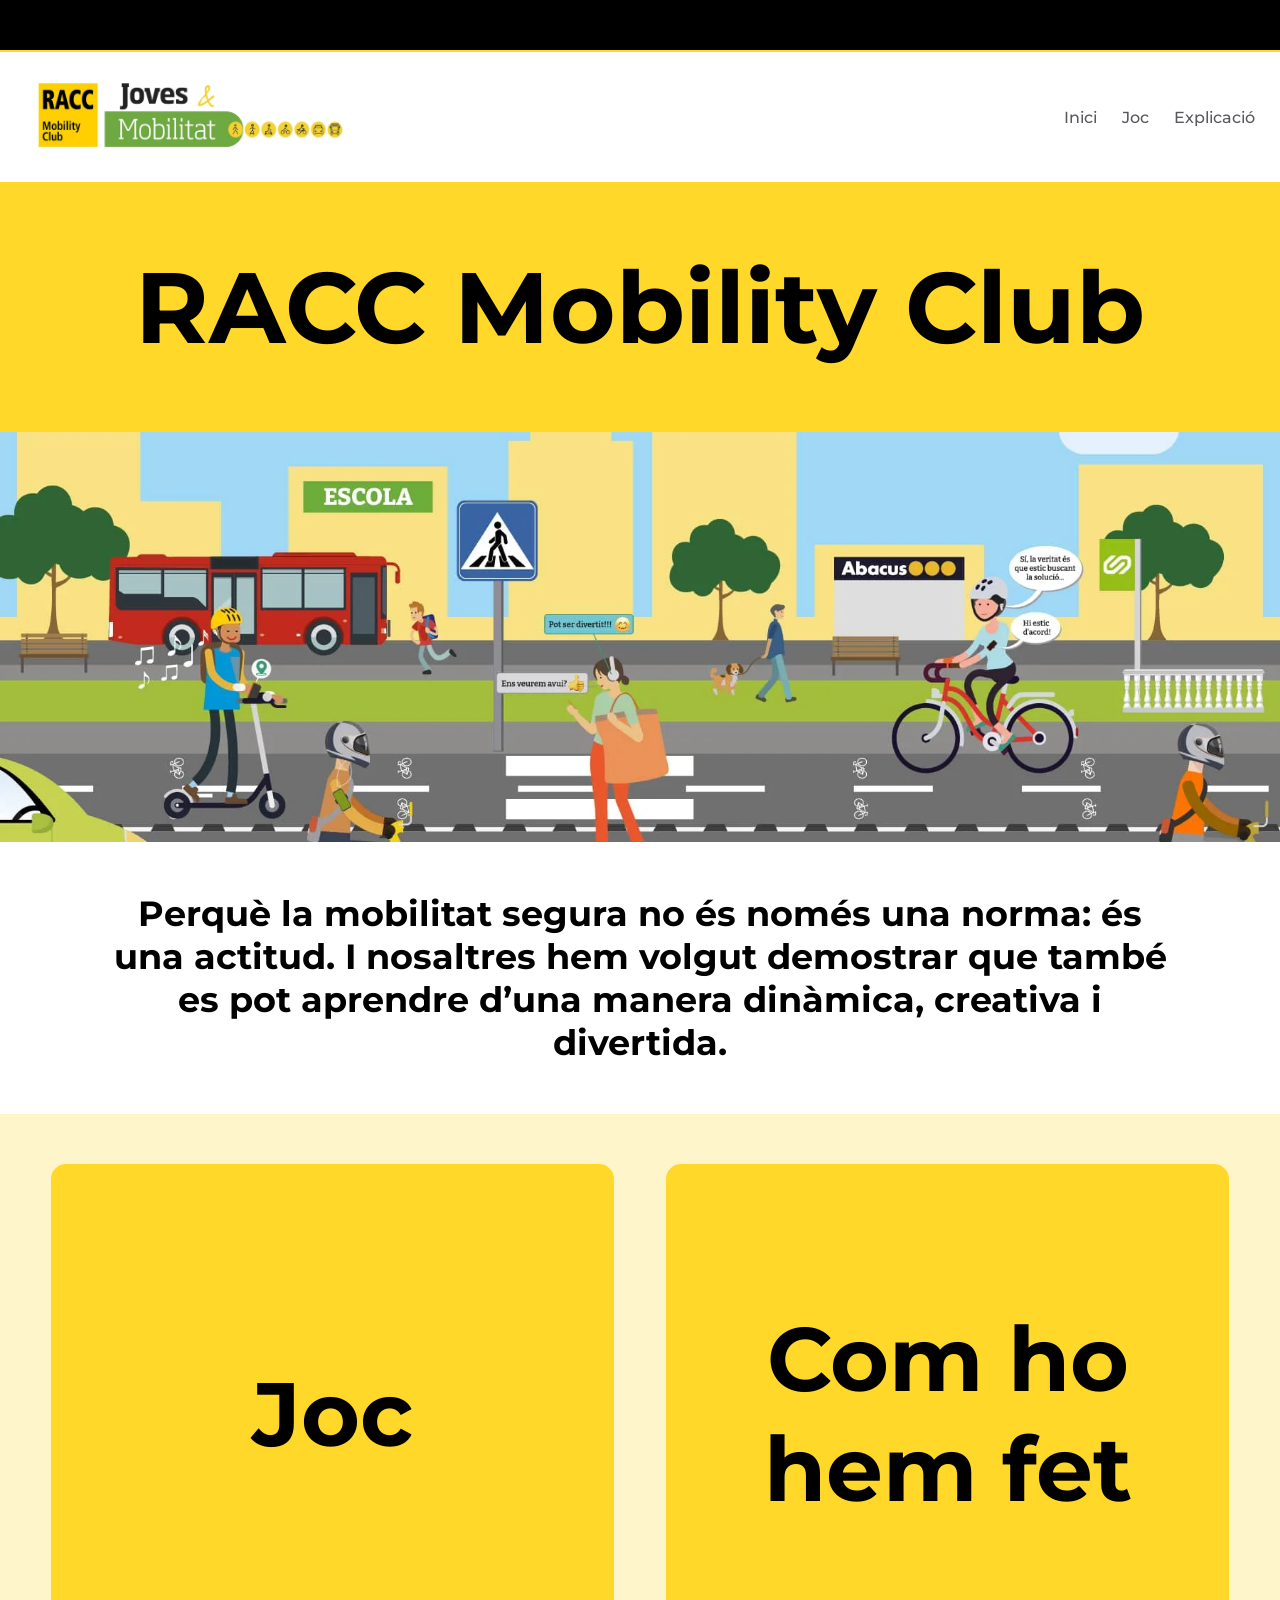
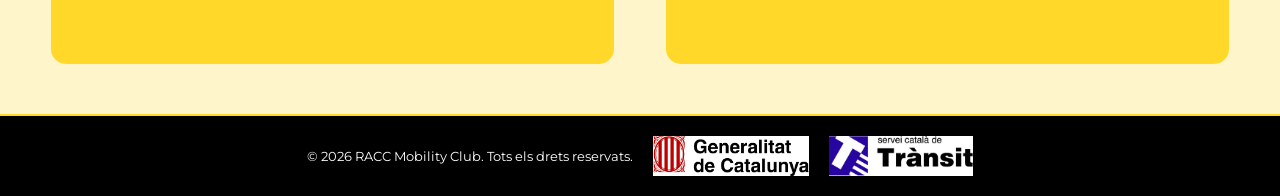
<file: index.html>
<!doctype html>
<html lang="ca">
  <head>
    <meta charset="UTF-8" />
    <meta name="viewport" content="width=device-width, initial-scale=1.0" />
    <title>RACC Principal</title>
    <link rel="stylesheet" href="estilos.css" />
    <link rel="preconnect" href="https://fonts.googleapis.com" />
    <link rel="preconnect" href="https://fonts.gstatic.com" crossorigin />
    <link
      href="https://fonts.googleapis.com/css2?family=Montserrat:ital,wght@0,100..900;1,100..900&display=swap"
      rel="stylesheet"
    />
  </head>

  <body>
    <div class="barra-superior"></div>

    <nav>
      <div class="nav-logo">
        <a href="https://www.jovesimobilitat.cat/" target="_blank"
          ><img
            src="images/logos/racc_logo.webp"
            alt="Logo RACC joves i mobilitat"
        /></a>
      </div>

      <div class="nav-links">
        <a href="index.html" class="no-link">Inici</a>
        <a href="inicio.html" class="no-link" target="_blank">Joc</a>
        <a href="com_ho_hem_fet/com_ho_hem_fet.html" class="no-link"
          >Explicació</a
        >
      </div>
    </nav>

    <div class="banner">
      <h1>RACC Mobility Club</h1>
    </div>

    <div class="banner-img"></div>

    <div class="introducció">
      <h1>
        Perquè la mobilitat segura no és només una norma: és una actitud. I
        nosaltres hem volgut demostrar que també es pot aprendre d’una manera
        dinàmica, creativa i divertida.
      </h1>
    </div>

    <section class="section-principal">
      <div class="recuadros">
        <a href="inicio.html" target="_blank">Joc</a>
      </div>

      <div class="recuadros">
        <a href="com_ho_hem_fet/com_ho_hem_fet.html" target="_blank"
          >Com ho hem fet
        </a>
      </div>
    </section>

    <footer>
      <p>© 2026 RACC Mobility Club. Tots els drets reservats.</p>
      <img
        src="images/logos/gdc-logo.webp"
        alt="Logo Generalitat de Catalunya"
      />
      <img
        src="images/logos/sct-logo.webp"
        alt="Logo Servei català de trànsit "
      />
    </footer>
  </body>
</html>
</file>
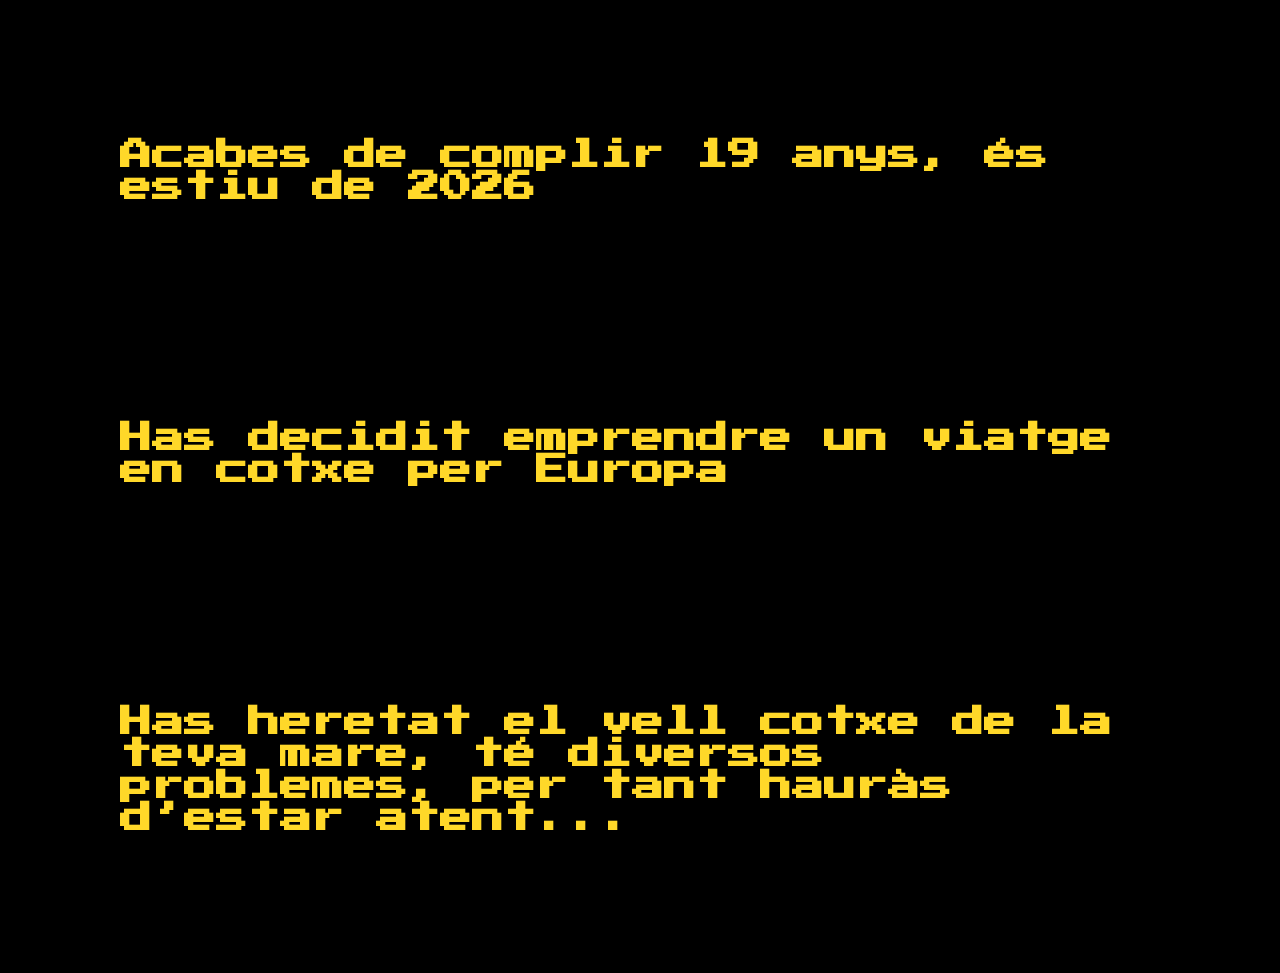
<file: inicio.html>
<!doctype html>
<html lang="en">
  <head>
    <meta charset="UTF-8" />
    <meta name="viewport" content="width=device-width, initial-scale=1.0" />
    <title>Document</title>
    <link
      href="https://fonts.googleapis.com/css2?family=Press+Start+2P&display=swap"
      rel="stylesheet"
    />
    <style>
      body {
        background-color: black;
        font-family: "Press Start 2P", cursive;
        color: white;
        margin: 0;
        padding: 20px;
        overflow-x: hidden;
      }
      h1 {
        color: #ffd829;
        margin: 1.2rem 0;
        opacity: 0;
        padding: 100px;
        transform: translateY(120vh);
      }
      .slide-up {
        position: relative;
      }
      .slide-up h1 {
        animation: riseFromBottom 2s ease-out forwards;
      }
      .slide-up h1:nth-child(1) {
        animation-duration: 2s;
        animation-delay: 0.3s;
      }
      .slide-up h1:nth-child(2) {
        animation-duration: 2.8s;
        animation-delay: 1.2s;
      }
      .slide-up h1:nth-child(3) {
        animation-duration: 3.4s;
        animation-delay: 2.2s;
      }
      @keyframes riseFromBottom {
        0% {
          transform: translateY(120vh);
          opacity: 0;
        }
        100% {
          transform: translateY(0);
          opacity: 1;
        }
      }
    </style>
  </head>
  <body>
    <div class="slide-up">
      <h1>Acabes de complir 19 anys, és estiu de 2026</h1>
      <h1>Has decidit emprendre un viatge en cotxe per Europa</h1>
      <h1>
        Has heretat el vell cotxe de la teva mare, té diversos problemes, per
        tant hauràs d’estar atent...
      </h1>
    </div>
    <script>
      setTimeout(function () {
        window.location.href = "tuto.html";
      }, 10000);
    </script>
  </body>
</html>
</file>
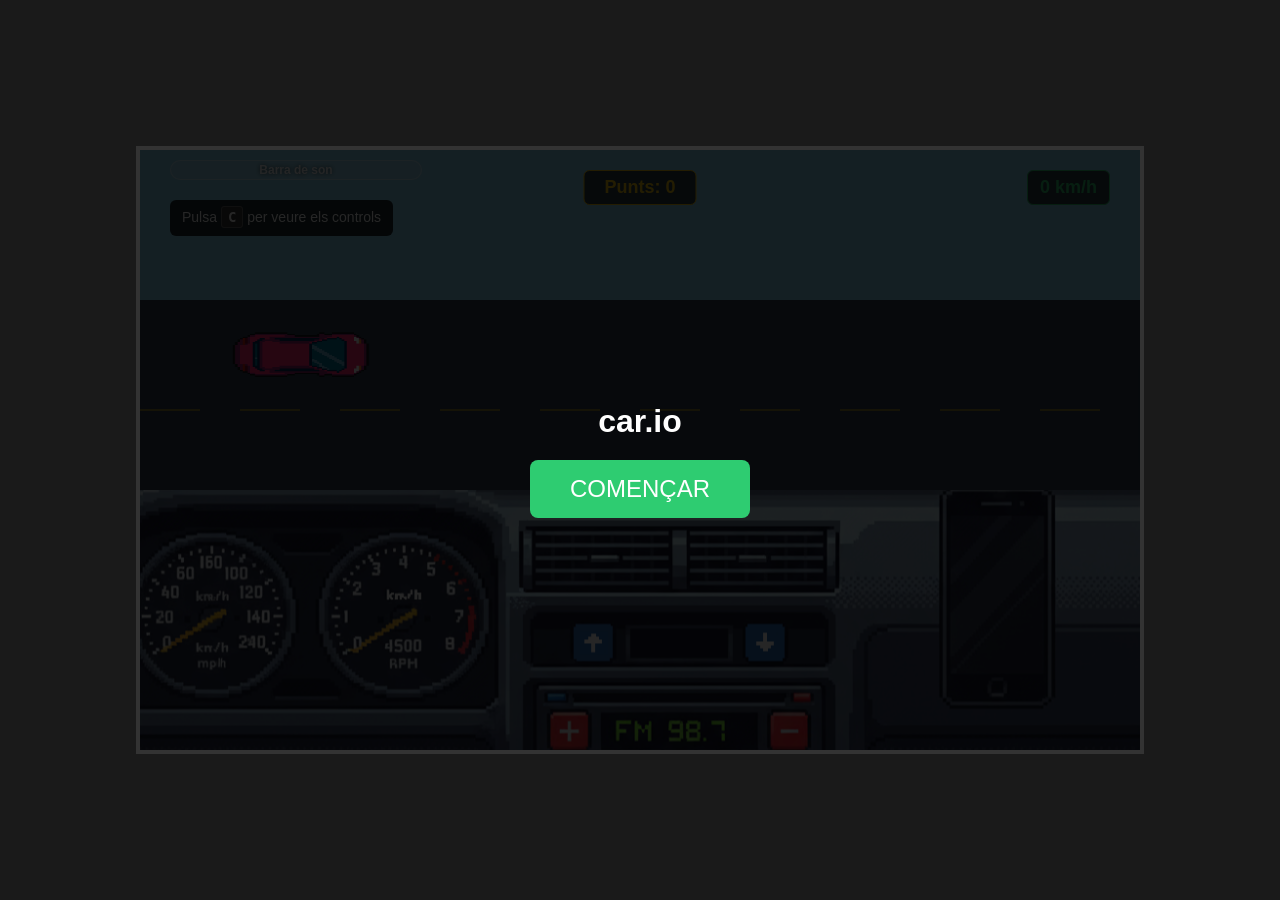
<file: juego.html>
<!doctype html>
<html lang="es">
  <head>
    <meta charset="UTF-8" />
    <title>Car.io - RACC Mobility</title>

    <style>
      body {
        margin: 0;
        padding: 0;
        overflow: hidden;
        font-family: "Segoe UI", sans-serif;
        background: #1a1a1a;
        display: flex;
        justify-content: center;
        align-items: center;
        height: 100vh;
      }

      #game-container {
        position: relative;
        width: 1000px;
        height: 600px;
        background: white;
        overflow: hidden;
        border: 4px solid #333;
      }

      canvas {
        display: block;
        background: #add8e6;
      }

      #interior-coche {
        position: absolute;
        bottom: 0;
        left: 0;
        width: 100%;
        height: 260px;
        object-fit: cover;
        pointer-events: none;
        z-index: 10;
      }

      /* CAPA SUEÑO */

      #filtro-sueño {
        position: absolute;
        inset: 0;
        background-color: black;
        opacity: 0;
        pointer-events: none;
        z-index: 2500;
        transition: opacity 0.1s;
      }

      /* NOTIFICACIÓN */

      #notificacion-movil {
        position: absolute;
        right: -350px;
        top: 200px;
        width: 280px;
        background: white;
        border-radius: 12px;
        box-shadow: 0 10px 30px rgba(0, 0, 0, 0.5);
        padding: 15px;
        z-index: 2000;
        transition: right 0.4s cubic-bezier(0.175, 0.885, 0.32, 1.275);
        border: 3px solid #25d366;
      }

      #notificacion-movil.mostrar {
        right: 20px !important;
      }

      .notificacion-header {
        display: flex;
        justify-content: space-between;
        align-items: center;
        color: #25d366;
        font-weight: bold;
        font-size: 14px;
        margin-bottom: 8px;
      }

      #cerrar-notificacion {
        background: #eee;
        border: none;
        border-radius: 50%;
        width: 26px;
        height: 26px;
        cursor: pointer;
      }

      #velocimetroFijo {
        position: absolute;
        top: 20px;
        right: 30px;
        background: rgba(0, 0, 0, 0.7);
        color: #2ecc71;
        padding: 6px 12px;
        border-radius: 6px;
        font-size: 18px;
        font-weight: bold;
        border: 1.5px solid #2ecc71;
        z-index: 130;
      }

      #contador-puntos {
        position: absolute;
        top: 20px;
        left: 50%;
        transform: translateX(-50%);
        background: rgba(0, 0, 0, 0.7);
        color: #f1c40f;
        padding: 6px 20px;
        border-radius: 6px;
        font-size: 18px;
        font-weight: bold;
        border: 1.5px solid #f1c40f;
        z-index: 130;
      }

      /* BARRA DE SUEÑO */
      #barra-sueño-container {
        position: absolute;
        top: 10px;
        left: 30px;
        width: 250px;
        height: 18px;
        background: rgba(255, 255, 255, 0.12);
        border: 1px solid rgba(255, 255, 255, 0.35);
        border-radius: 10px;
        overflow: hidden;
        z-index: 130;
      }

      #barra-sueño-fill {
        height: 100%;
        width: 0%;
        background: linear-gradient(90deg, #8e44ad, #9b59b6);
        transition: width 0.1s ease;
        position: relative;
      }

      #barra-sueño-label {
        position: absolute;
        inset: 0;
        display: flex;
        align-items: center;
        justify-content: center;
        font-size: 12px;
        font-weight: bold;
        color: rgba(255, 255, 255, 0.9);
        pointer-events: none;
        text-shadow: 0 0 5px rgba(0, 0, 0, 0.7);
      }

      #aviso-sueño {
        position: absolute;
        top: 85px;
        left: 30px;
        color: #fff;
        font-size: 14px;
        opacity: 0;
        transition: opacity 0.3s;
        z-index: 130;
      }

      #aviso-controles {
        position: absolute;
        top: 50px;
        left: 30px;
        color: #fff;
        font-size: 14px;
        opacity: 1;
        transition: opacity 0.3s;
        z-index: 130;
        background: rgba(0, 0, 0, 0.8);
        padding: 8px 12px;
        border-radius: 6px;
        max-width: 300px;
        line-height: 1.4;
      }

      .tecla {
        background: #333;
        color: #fff;
        padding: 2px 6px;
        border-radius: 3px;
        font-family: monospace;
        font-weight: bold;
        border: 1px solid #666;
      }

      /* PANTALLA DE DESCANSO */
      #pantalla-descanso {
        position: absolute;
        inset: 0;
        background: #000;
        color: #fff;
        display: flex;
        flex-direction: column;
        justify-content: center;
        align-items: center;
        z-index: 5000;
        opacity: 0;
        pointer-events: none;
        transition: opacity 0.2s;
      }

      #pantalla-descanso.visible {
        opacity: 1;
        pointer-events: auto;
      }

      #pantalla-descanso img {
        position: absolute;
      }

      #dormir-base {
        width: 100%;
        height: 100%;
        object-fit: cover;
      }

      #dormir-zzz {
        width: 150px;
        height: 150px;
        object-fit: contain;
        animation: zzz-float 5s ease-in-out forwards;
      }

      @keyframes zzz-float {
        0% {
          transform: translateY(0px);
          opacity: 1;
        }
        50% {
          transform: translateY(-20px);
          opacity: 0.8;
        }
        100% {
          transform: translateY(0px);
          opacity: 1;
        }
      }

      /* AVISO CONTROLES */

      #startScreen {
        position: absolute;
        inset: 0;
        background: rgba(0, 0, 0, 0.85);
        display: flex;
        flex-direction: column;
        justify-content: center;
        align-items: center;
        z-index: 4000;
      }

      #btnIniciarVerde {
        background: #2ecc71;
        color: white;
        font-size: 24px;
        padding: 15px 40px;
        border: none;
        border-radius: 8px;
        cursor: pointer;
      }

      #botonReiniciarImg {
        width: 220px;
        display: none;
        margin-bottom: 20px;
        cursor: pointer;
      }

      /* FILTROS DE CLIMA */
      #filtro-clima {
        position: absolute;
        inset: 0;
        opacity: 0;
        pointer-events: none;
        z-index: 2600;
        transition: opacity 0.3s;
      }

      #aviso-clima {
        position: absolute;
        top: 50%;
        left: 50%;
        transform: translate(-50%, -50%);
        background: rgba(0, 0, 0, 0.8);
        color: white;
        padding: 20px 30px;
        border-radius: 10px;
        font-size: 18px;
        font-weight: bold;
        z-index: 2410;
        opacity: 0;
        pointer-events: none;
        transition: opacity 0.3s;
        text-align: center;
      }

      /* ZONAS INVISIBLES PARA FLECHAS */
      .zona-flecha {
        position: absolute;
        bottom: 0;
        width: 80px;
        height: 90px;
        background: transparent;
        cursor: pointer;
        z-index: 100;
      }

      #zona-flecha-arriba {
        left: 433px;
        width: 40px;
        height: 40px;
        bottom: 85px;
      }

      #zona-flecha-abajo {
        right: 354px;
        width: 40px;
        height: 40px;
        bottom: 85px;
      }
    </style>
  </head>

  <body>
    <div id="game-container">
      <div id="zona-flecha-arriba" class="zona-flecha"></div>
      <div id="zona-flecha-abajo" class="zona-flecha"></div>

      <div id="filtro-sueño"></div>

      <div id="filtro-clima"></div>

      <div id="aviso-clima"></div>

      <div id="notificacion-movil">
        <div class="notificacion-header">
          <span>💬 WhatsApp</span>
          <button id="cerrar-notificacion" onclick="cerrarMensaje()">×</button>
        </div>
        <p id="texto-mensaje">¡Tienes un mensaje!</p>
      </div>

      <div id="velocimetroFijo">0 km/h</div>

      <div id="contador-puntos">Punts: 0</div>

      <div id="barra-sueño-container">
        <div id="barra-sueño-fill"></div>
        <div id="barra-sueño-label">Barra de son</div>
      </div>
      <div id="aviso-sueño">Quina son… hauria de parar... (prem ESPAI)</div>

      <div id="aviso-controles">
        Pulsa <span class="tecla">C</span> per veure els controls
      </div>

      <div id="pantalla-descanso">
        <img src="images/dormir.png" id="dormir-base" alt="Durmiendo" />
        <img src="images/dormir_zzz.gif" id="dormir-zzz" alt="Z Z Z" />
      </div>

      <div id="startScreen">
        <h1
          id="mensajeEstado"
          style="color: white; margin-bottom: 20px; text-align: center"
        >
          car.io
        </h1>

        <img src="images/boton_reiniciar.png" id="botonReiniciarImg" />

        <button id="btnIniciarVerde">COMENÇAR</button>
      </div>

      <canvas id="gameCanvas"></canvas>

      <img src="images/img_coche_dentro.png" id="interior-coche" />
    </div>

    <script>
      const canvas = document.getElementById("gameCanvas");
      const ctx = canvas.getContext("2d");

      const startScreen = document.getElementById("startScreen");
      const btnIniciarVerde = document.getElementById("btnIniciarVerde");
      const btnResetImg = document.getElementById("botonReiniciarImg");
      const mensajeEstado = document.getElementById("mensajeEstado");
      const velocimetro = document.getElementById("velocimetroFijo");

      const filtroSueño = document.getElementById("filtro-sueño");

      const filtroClima = document.getElementById("filtro-clima");
      const avisoClima = document.getElementById("aviso-clima");

      const zonaFlechaArriba = document.getElementById("zona-flecha-arriba");
      const zonaFlechaAbajo = document.getElementById("zona-flecha-abajo");

      const notifElement = document.getElementById("notificacion-movil");
      const textoElement = document.getElementById("texto-mensaje");

      const barraSuenoFill = document.getElementById("barra-sueño-fill");
      const avisoSueno = document.getElementById("aviso-sueño");
      const pantallaDescanso = document.getElementById("pantalla-descanso");
      const contadorPuntos = document.getElementById("contador-puntos");

      const gameContainer = document.getElementById("game-container");

      const GAME_WIDTH = 1000;
      const GAME_HEIGHT = 600;

      let roadY = 150;
      let roadHeight = 220;

      const PLAYER_WIDTH = 160;
      const PLAYER_HEIGHT = 90;

      let gameStarted = false;
      let controlesVisibles = false;
      let lanes = [];
      let enemyCars = [];
      let lastSpawnTime = 0;

      let currentSpeed = 5;
      let maxSpeed = 140 / 12; // 140 km/h
      let lineOffset = 0;

      let sleepMeter = 0; // 0..1
      let sleepWarningShown = false;
      let isResting = false;
      let restStart = 0;
      const restDuration = 5000; // 5s
      let lastTimestamp = 0;
      let puntos = 0; // Contador de puntos
      let ultimaActualizacionPuntos = 0; // Último timestamp de actualización de puntos

      // Sistema de clima
      let climaActual = null; // null, "frio", "calor"
      let climaStartTime = 0;
      let climaDuration = 0;
      let lastClimaTime = 0;
      const climaCooldown = 15000; // Clima puede activarse cada 15 segundos
      const climaDurationRange = [8000, 12000]; // Duración del clima entre 8-12 segundos
      const climaProbability = 0.3; // 30% de probabilidad de que se active clima

      const misMensajes = [
        "Iaia: On ets? 📍",
        "Cristian: Mira això! 😂",
        "Mama: Véns?",
        "Dani: M’envies el treball? 😱",
      ];

      function lanzarNotificacion() {
        if (!gameStarted) return;

        textoElement.innerText =
          misMensajes[Math.floor(Math.random() * misMensajes.length)];

        notifElement.classList.add("mostrar");

        setTimeout(lanzarNotificacion, 8000 + Math.random() * 4000);
      }

      function cerrarMensaje() {
        notifElement.classList.remove("mostrar");
      }

      function activarClimaAleatorio() {
        if (climaActual !== null) return; // Si ya hay clima activo, no activar otro

        const ahora = performance.now();
        if (ahora - lastClimaTime < climaCooldown) return; // Esperar cooldown

        if (Math.random() > climaProbability) return; // Probabilidad de activación

        const tipoClima = Math.random() > 0.5 ? "frio" : "calor";
        climaActual = tipoClima;
        climaStartTime = ahora;
        climaDuration =
          climaDurationRange[0] +
          Math.random() * (climaDurationRange[1] - climaDurationRange[0]);
        lastClimaTime = ahora;

        // Actualizar color del filtro
        if (tipoClima === "frio") {
          filtroClima.style.backgroundColor = "rgba(100, 150, 255, 0.6)";
          avisoClima.innerText = "❄️ FRED - Prem ⬆️";
        } else {
          filtroClima.style.backgroundColor = "rgba(255, 100, 0, 0.7)"; // Naranja más intenso
          avisoClima.innerText = "🔥 CALOR - Prem ⬇️";
        }

        filtroClima.style.opacity = "1";
        avisoClima.style.opacity = "1";
      }

      function corregirClima(tipo) {
        if (climaActual === tipo) {
          climaActual = null;
          filtroClima.style.opacity = "0";
          avisoClima.style.opacity = "0";
        }
      }

      const car = {
        x: 80,
        y: 0,
        targetY: 0,
        speed: 12,
        image: new Image(),
        loaded: false,
      };

      car.image.src = "images/imagen_coche.png";
      car.image.onload = () => (car.loaded = true);

      const enemyImages = [];

      ["1", "2", "3"].forEach((n) => {
        const img = new Image();
        img.src = `images/coche_de_cara${n}.png`;
        enemyImages.push(img);
      });

      let keys = {};
      let lastKeyPressTime = {}; // Para almacenar el tiempo del último press de cada tecla
      const movementDelay = 400; // 0.4 segundos en milisegundos

      window.addEventListener("keydown", (e) => {
        keys[e.key] = true;

        if (e.key === "c" || e.key === "C") {
          controlesVisibles = !controlesVisibles;
          const avisoControles = document.getElementById("aviso-controles");
          if (controlesVisibles) {
            avisoControles.innerHTML =
              "Controls:<br>⬅️ Frenar | ➡️ Accelerar<br>⬆️⬇️ Canviar carril<br>Interior cotxe: ⬆️⬇️ Temperatura";
          } else {
            avisoControles.innerHTML =
              'Pulsa <span class="tecla">C</span> para veure els controls';
          }
        }

        // Guardar timestamp cuando se presiona la tecla (para delay del frío)
        if (e.key === "ArrowUp" || e.key === "ArrowDown") {
          if (!lastKeyPressTime[e.key]) {
            lastKeyPressTime[e.key] = performance.now();
          }
        }
      });

      window.addEventListener("keyup", (e) => {
        keys[e.key] = false;
        // Limpiar el timestamp cuando se suelta la tecla
        if (e.key === "ArrowUp" || e.key === "ArrowDown") {
          delete lastKeyPressTime[e.key];
        }
      });

      // Event listeners para las zonas invisibles de flechas
      zonaFlechaArriba.addEventListener("click", () => {
        if (climaActual === "frio") {
          corregirClima("frio");
        }
      });

      zonaFlechaAbajo.addEventListener("click", () => {
        if (climaActual === "calor") {
          corregirClima("calor");
        }
      });

      function setupWorld() {
        canvas.width = GAME_WIDTH;
        canvas.height = GAME_HEIGHT;

        lanes = [
          roadY + roadHeight * 0.25 - PLAYER_HEIGHT / 2,
          roadY + roadHeight * 0.75 - PLAYER_HEIGHT / 2,
        ];

        car.y = lanes[0];
        car.targetY = lanes[0];
      }

      setupWorld();

      function iniciarPartida() {
        enemyCars = [];

        currentSpeed = 5;

        sleepMeter = 0;
        sleepWarningShown = false;
        isResting = false;
        restStart = 0;
        lastTimestamp = 0;
        puntos = 0; // Resetear puntos
        ultimaActualizacionPuntos = 0;
        contadorPuntos.innerText = "Punts: 0";

        // Reset del clima
        climaActual = null;
        climaStartTime = 0;
        lastClimaTime = 0;
        filtroClima.style.opacity = "0";
        avisoClima.style.opacity = "0";

        barraSuenoFill.style.width = "0%";
        avisoSueno.style.opacity = 0;

        filtroSueño.style.opacity = 0;

        gameStarted = true;

        startScreen.style.display = "none";

        cerrarMensaje();

        setTimeout(lanzarNotificacion, 4000);
      }

      btnIniciarVerde.onclick = iniciarPartida;

      btnResetImg.onclick = () => {
        btnResetImg.style.display = "none";
        btnIniciarVerde.style.display = "block";

        iniciarPartida();
      };

      function update(timestamp) {
        if (!gameStarted) return;

        const delta = lastTimestamp ? timestamp - lastTimestamp : 0;
        lastTimestamp = timestamp;

        // Intentar activar clima aleatorio
        activarClimaAleatorio();

        // El clima se mantiene activo hasta que el usuario lo corrija
        // No se desactiva automáticamente

        // Cambiar carril
        // Sin frío: funciona normal
        // Con frío: un toque, espera 0.4s, luego se mueve mientras mantengas la flecha

        if (keys["ArrowUp"]) {
          if (climaActual === "frio") {
            // Con frío, hay delay de 0.4s
            if (lastKeyPressTime["ArrowUp"]) {
              const timeSincePress = timestamp - lastKeyPressTime["ArrowUp"];
              if (timeSincePress >= movementDelay) {
                car.targetY = lanes[0];
              }
            }
          } else {
            // Sin frío, funciona normal
            car.targetY = lanes[0];
          }
        }

        if (keys["ArrowDown"]) {
          if (climaActual === "frio") {
            // Con frío, hay delay de 0.4s
            if (lastKeyPressTime["ArrowDown"]) {
              const timeSincePress = timestamp - lastKeyPressTime["ArrowDown"];
              if (timeSincePress >= movementDelay) {
                car.targetY = lanes[1];
              }
            }
          } else {
            // Sin frío, funciona normal
            car.targetY = lanes[1];
          }
        }

        // Controles de velocidad
        let speedMultiplier = 1;

        // Si hay frío, ralentizar
        if (climaActual === "frio") {
          speedMultiplier = 0.5; // Ralentizar al 50%
        }
        // Si hay calor, acelerar
        else if (climaActual === "calor") {
          speedMultiplier = 1.5; // Acelerar al 150%
        }

        if (keys["ArrowRight"])
          currentSpeed = Math.min(
            currentSpeed + 0.03 * speedMultiplier,
            maxSpeed,
          );
        else if (keys["ArrowLeft"])
          currentSpeed = Math.max(currentSpeed - 0.08 * speedMultiplier, 5);

        velocimetro.innerText = Math.floor(currentSpeed * 12) + " km/h";

        // Actualizar puntos cada segundo
        if (timestamp - ultimaActualizacionPuntos >= 1000 && !isResting) {
          puntos += 10;
          ultimaActualizacionPuntos = timestamp;
          contadorPuntos.innerText = `Punts: ${puntos}`;
        }

        if (isResting) {
          const elapsed = timestamp - restStart;
          if (elapsed >= restDuration) {
            isResting = false;
            pantallaDescanso.classList.remove("visible");
            sleepMeter = 0;
            sleepWarningShown = false;
            avisoSueno.style.opacity = 0;
            currentSpeed = 5;
            enemyCars = []; // Limpiar todos los coches enemigos activos
          }
          // Durante el descanso no actualizamos el mundo
          return;
        }

        lineOffset = (lineOffset - currentSpeed * 2) % 100;

        // Efecto de shake para altas velocidades
        let shakeIntensity = 0;
        const minShakeSpeed = 120 / 12; // 10
        const maxShakeSpeed = 140 / 12; // ~11.666
        if (currentSpeed > minShakeSpeed && currentSpeed <= maxShakeSpeed) {
          shakeIntensity =
            (currentSpeed - minShakeSpeed) / (maxShakeSpeed - minShakeSpeed);
        }
        if (shakeIntensity > 0) {
          let multiplier = 15; // base 15, max 7.5px
          if (currentSpeed > 130 / 12) {
            // >10.833
            multiplier = 25; // más fuerte, max 12.5px
          }
          const shakeX = (Math.random() - 0.5) * shakeIntensity * multiplier;
          const shakeY = (Math.random() - 0.5) * shakeIntensity * multiplier;
          gameContainer.style.transform = `translate(${shakeX}px, ${shakeY}px)`;
        } else if (
          climaActual === "calor" &&
          climaDuration > 0 &&
          climaStartTime > 0
        ) {
          // Efecto de mareo progresivo para calor
          const elapsedClima = timestamp - climaStartTime;
          const progress = Math.min(elapsedClima / climaDuration, 1); // 0 a 1
          const intensity = progress * 50; // Máximo 50px de movimiento (muy fuerte)
          const frequency = 0.008; // Velocidad del balanceo más rápida
          const balanceoX = Math.sin(timestamp * frequency) * intensity;
          const balanceoY =
            Math.cos(timestamp * frequency * 1.3) * intensity * 0.7; // Más movimiento vertical
          gameContainer.style.transform = `translate(${balanceoX}px, ${balanceoY}px)`;
        } else {
          gameContainer.style.transform = "";
        }

        // Barra de sueño: sube lentamente con el tiempo
        sleepMeter = Math.min(1, sleepMeter + delta / 40000);
        barraSuenoFill.style.width = `${sleepMeter * 100}%`;

        const warningThreshold = 0.85;
        const darkThreshold = 0.7;
        const maxThreshold = 1.0;

        // Oscurecer pantalla progresivamente a partir del 70%
        if (sleepMeter >= darkThreshold && !isResting) {
          const darkProgress =
            (sleepMeter - darkThreshold) / (1 - darkThreshold); // 0 a 1
          const darkOpacity = Math.min(darkProgress * 0.6, 0.6); // Máximo 60% oscuridad
          filtroSueño.style.opacity = darkOpacity;
        } else if (!isResting) {
          filtroSueño.style.opacity = 0;
        }

        // Parpadeo cuando la barra está al máximo
        if (sleepMeter >= maxThreshold && !isResting) {
          const blinkFrequency = 0.01; // Velocidad del parpadeo
          const blinkIntensity =
            Math.sin(timestamp * blinkFrequency * 0.15) > 0.5 ? 1 : 0.3;
          filtroSueño.style.opacity = blinkIntensity;
        }

        if (sleepMeter >= warningThreshold) {
          avisoSueno.style.opacity = 1;
          barraSuenoFill.style.background =
            "linear-gradient(90deg, #c0392b, #e74c3c)";
          if (keys[" "] && !isResting) {
            isResting = true;
            restStart = timestamp;
            pantallaDescanso.classList.add("visible");
            currentSpeed = 0;
            gameContainer.style.transform = "";
            filtroSueño.style.opacity = 0; // Limpiar filtro al descansar
          }
        } else {
          avisoSueno.style.opacity = 0;
          barraSuenoFill.style.background =
            "linear-gradient(90deg, #8e44ad, #9b59b6)";
        }

        const diff = car.targetY - car.y;

        car.y +=
          Math.abs(diff) > car.speed ? Math.sign(diff) * car.speed : diff;

        for (let i = enemyCars.length - 1; i >= 0; i--) {
          let e = enemyCars[i];

          e.x -= e.speed + currentSpeed;

          if (
            car.x < e.x + e.width - 45 &&
            car.x + PLAYER_WIDTH - 45 > e.x + 45 &&
            car.y < e.y + e.height - 25 &&
            car.y + PLAYER_HEIGHT > e.y + 25
          ) {
            gameStarted = false;

            mensajeEstado.innerText = `T'HAS XOCAT!\nPuntuació: ${puntos}`;

            btnResetImg.style.display = "block";
            btnIniciarVerde.style.display = "none";

            startScreen.style.display = "flex";

            filtroSueño.style.opacity = 0;
          }

          if (e.x < -200) enemyCars.splice(i, 1);
        }
      }

      function draw() {
        ctx.clearRect(0, 0, canvas.width, canvas.height);

        ctx.fillStyle = "#87CEEB";
        ctx.fillRect(0, 0, canvas.width, roadY);

        ctx.fillStyle = "#2c3e50";
        ctx.fillRect(0, roadY, canvas.width, roadHeight);

        ctx.strokeStyle = "#f1c40f";

        ctx.setLineDash([60, 40]);
        ctx.lineDashOffset = -lineOffset;

        ctx.beginPath();
        ctx.moveTo(0, roadY + roadHeight / 2);
        ctx.lineTo(canvas.width, roadY + roadHeight / 2);
        ctx.stroke();

        ctx.setLineDash([]);

        if (car.loaded)
          ctx.drawImage(car.image, car.x, car.y, PLAYER_WIDTH, PLAYER_HEIGHT);

        enemyCars.forEach((e) => {
          if (e.image.complete)
            ctx.drawImage(e.image, e.x, e.y, e.width, e.height);
        });
      }

      function gameLoop(timestamp) {
        update(timestamp);

        draw();

        if (gameStarted && !isResting) {
          if (timestamp - lastSpawnTime > 1500) {
            enemyCars.push({
              x: 1100,
              y: lanes[Math.floor(Math.random() * 2)],
              width: 180,
              height: 100,
              speed: 2,
              image: enemyImages[Math.floor(Math.random() * 3)],
            });

            lastSpawnTime = timestamp;
          }
        }

        requestAnimationFrame(gameLoop);
      }

      requestAnimationFrame(gameLoop);
    </script>
  </body>
</html>
</file>
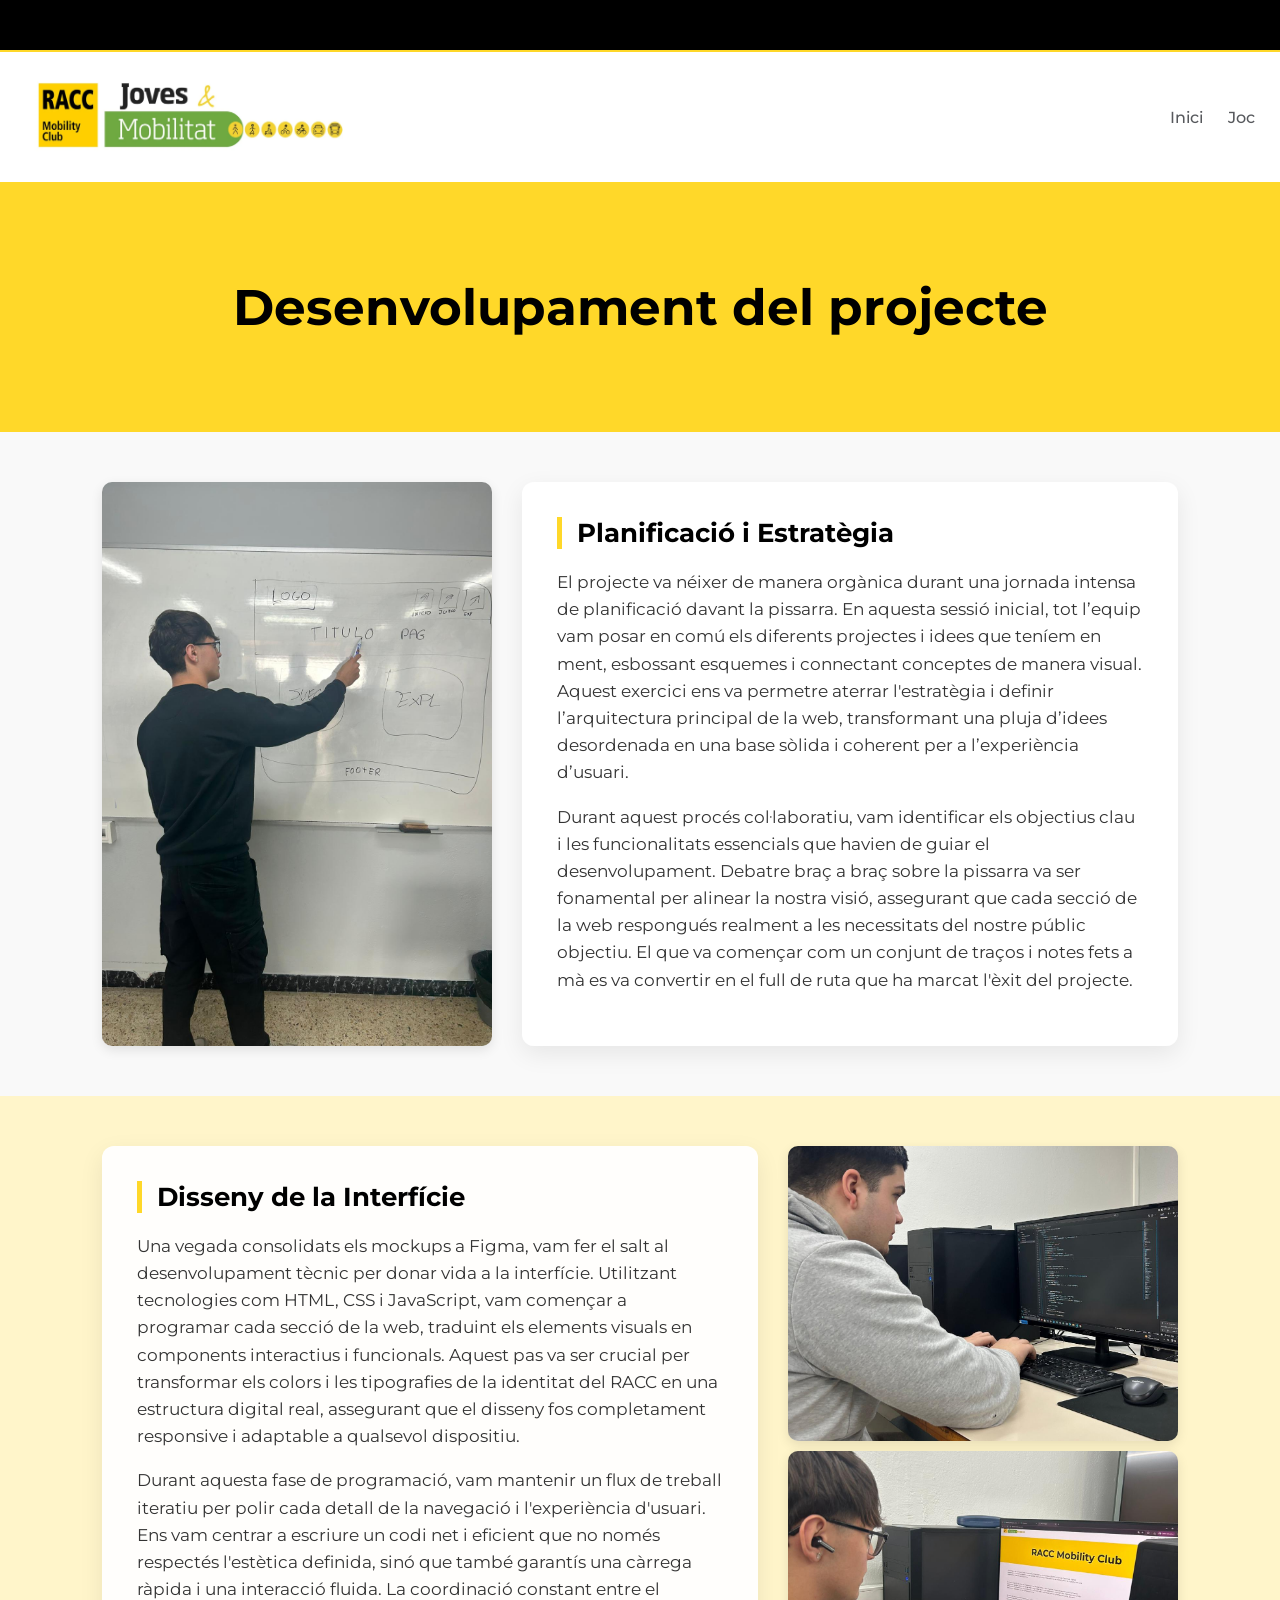
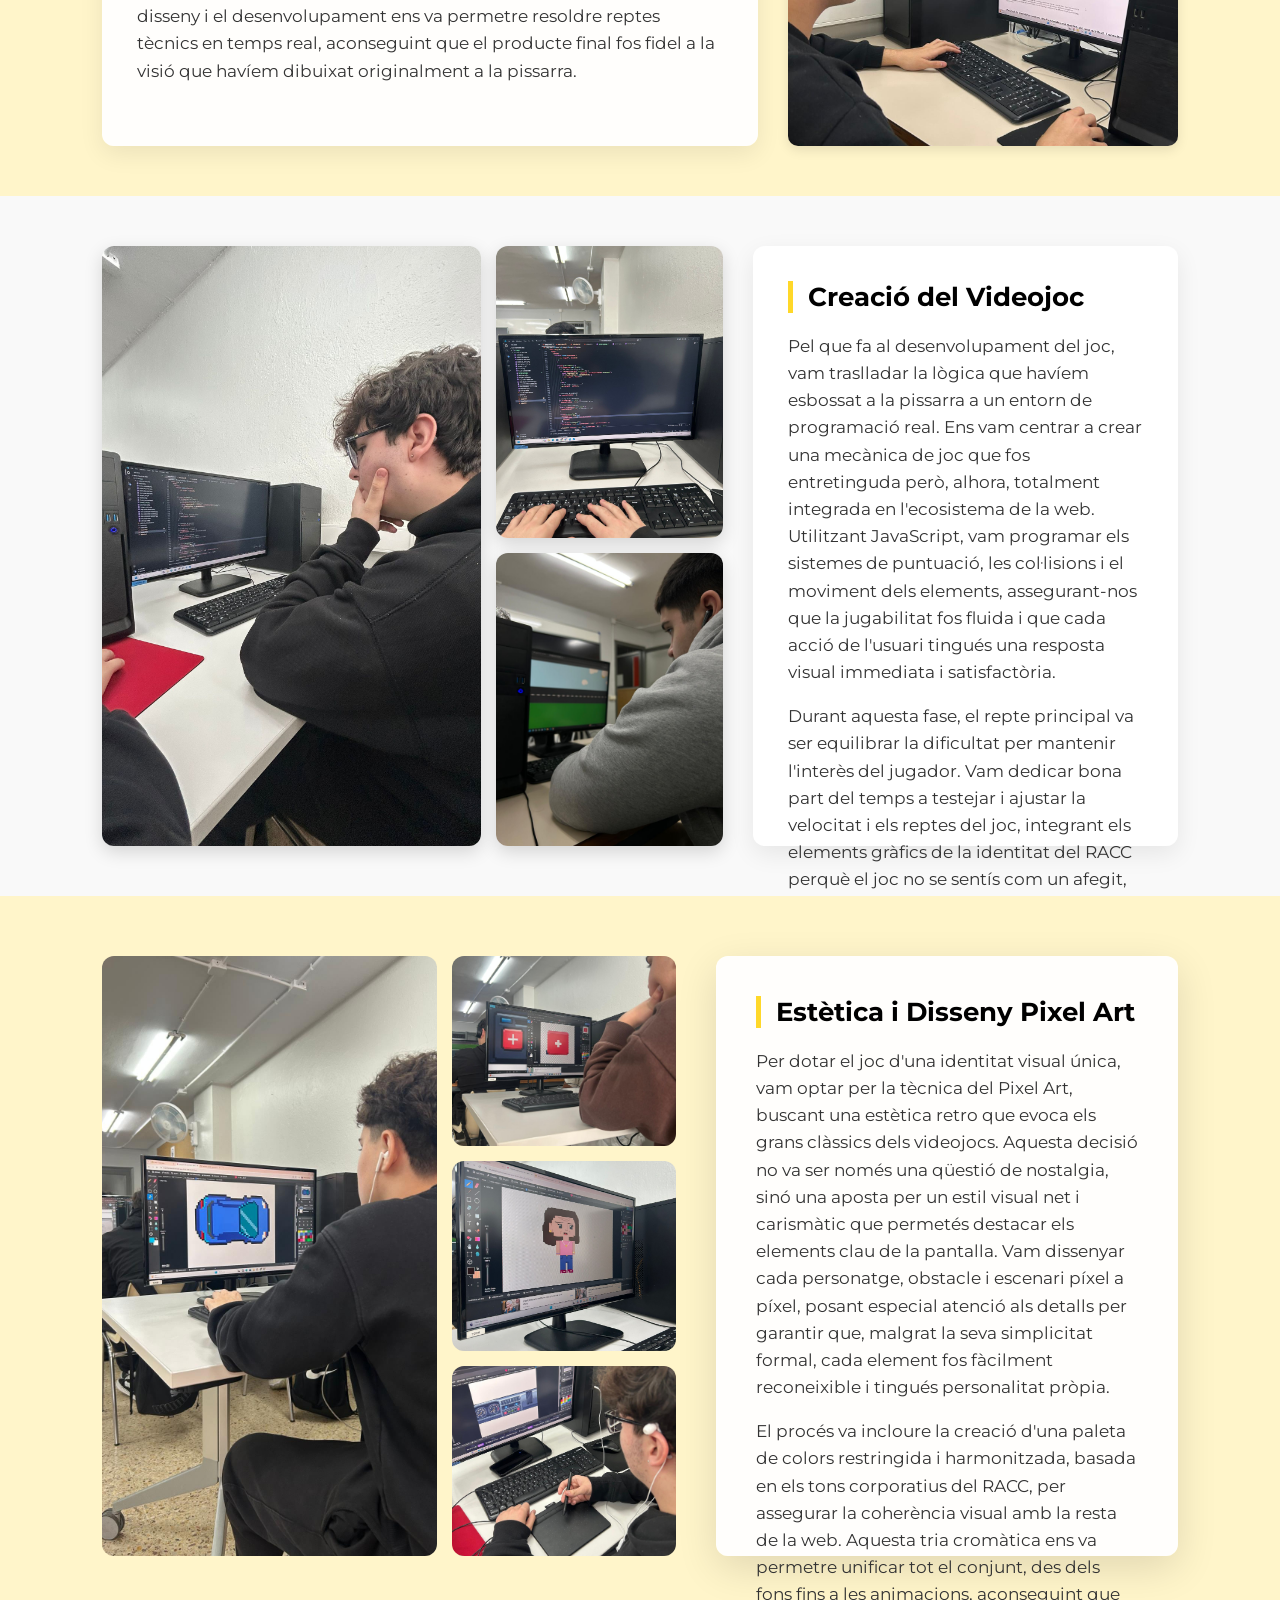
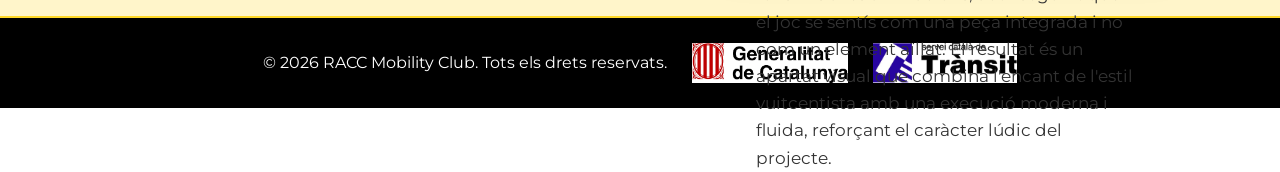
<file: com_ho_hem_fet/com_ho_hem_fet.html>
<!doctype html>
<html lang="ca">
  <head>
    <meta charset="UTF-8" />
    <meta name="viewport" content="width=device-width, initial-scale=1.0" />
    <title>Com ho hem fet</title>
    <link rel="stylesheet" href="com_ho_hem_fet.css" />
    <link
      href="https://fonts.googleapis.com/css2?family=Montserrat:wght@400;700&display=swap"
      rel="stylesheet"
    />
  </head>
  <body>
    <div class="barra-superior"></div>

    <nav>
      <div class="nav-logo">
        <a href="index.html">
          <img src="../images/logos/racc_logo.webp" alt="Logo RACC" />
        </a>
      </div>
      <div class="nav-links">
        <a href="../index.html">Inici</a>
        <a href="../juego.html" target="_blank">Joc</a>
      </div>
    </nav>

    <h1 class="titulo_como_hem_fet">Desenvolupament del projecte</h1>

    <section class="section-explicacion">
      <div class="section-texto">
        <h2>Planificació i Estratègia</h2>
        <p>
          El projecte va néixer de manera orgànica durant una jornada intensa de
          planificació davant la pissarra. En aquesta sessió inicial, tot
          l’equip vam posar en comú els diferents projectes i idees que teníem
          en ment, esbossant esquemes i connectant conceptes de manera visual.
          Aquest exercici ens va permetre aterrar l'estratègia i definir
          l’arquitectura principal de la web, transformant una pluja d’idees
          desordenada en una base sòlida i coherent per a l’experiència
          d’usuari.
        </p>
        <p>
          Durant aquest procés col·laboratiu, vam identificar els objectius clau
          i les funcionalitats essencials que havien de guiar el
          desenvolupament. Debatre braç a braç sobre la pissarra va ser
          fonamental per alinear la nostra visió, assegurant que cada secció de
          la web respongués realment a les necessitats del nostre públic
          objectiu. El que va començar com un conjunt de traços i notes fets a
          mà es va convertir en el full de ruta que ha marcat l'èxit del
          projecte.
        </p>
      </div>
      <div class="section-imagenes">
        <div class="grid-fotos">
          <img
            src="../images/com-ho-hem-fet/estructura-pàgina.jpeg"
            alt="Planificació"
          />
        </div>
      </div>
    </section>

    <section class="section-explicacion">
      <div class="section-texto">
        <h2>Disseny de la Interfície</h2>
        <p>
          Una vegada consolidats els mockups a Figma, vam fer el salt al
          desenvolupament tècnic per donar vida a la interfície. Utilitzant
          tecnologies com HTML, CSS i JavaScript, vam començar a programar cada
          secció de la web, traduint els elements visuals en components
          interactius i funcionals. Aquest pas va ser crucial per transformar
          els colors i les tipografies de la identitat del RACC en una
          estructura digital real, assegurant que el disseny fos completament
          responsive i adaptable a qualsevol dispositiu.
        </p>
        <p>
          Durant aquesta fase de programació, vam mantenir un flux de treball
          iteratiu per polir cada detall de la navegació i l'experiència
          d'usuari. Ens vam centrar a escriure un codi net i eficient que no
          només respectés l'estètica definida, sinó que també garantís una
          càrrega ràpida i una interacció fluida. La coordinació constant entre
          el disseny i el desenvolupament ens va permetre resoldre reptes
          tècnics en temps real, aconseguint que el producte final fos fidel a
          la visió que havíem dibuixat originalment a la pissarra.
        </p>
      </div>
      <div class="section-imagenes">
        <div class="grid-fotos">
          <img
            src="../images/com-ho-hem-fet/programacio-pagina-2.jpeg"
            alt="Disseny 1"
          />
          <img
            src="../images/com-ho-hem-fet/programació-pagina.jpeg"
            alt="Disseny 2"
          />
        </div>
      </div>
    </section>

    <section class="section-explicacion" id="desenvolupament-joc">
      <div class="section-texto">
        <h2>Creació del Videojoc</h2>
        <p>
          Pel que fa al desenvolupament del joc, vam traslladar la lògica que
          havíem esbossat a la pissarra a un entorn de programació real. Ens vam
          centrar a crear una mecànica de joc que fos entretinguda però, alhora,
          totalment integrada en l'ecosistema de la web. Utilitzant JavaScript,
          vam programar els sistemes de puntuació, les col·lisions i el moviment
          dels elements, assegurant-nos que la jugabilitat fos fluida i que cada
          acció de l'usuari tingués una resposta visual immediata i
          satisfactòria.
        </p>
        <p>
          Durant aquesta fase, el repte principal va ser equilibrar la
          dificultat per mantenir l'interès del jugador. Vam dedicar bona part
          del temps a testejar i ajustar la velocitat i els reptes del joc,
          integrant els elements gràfics de la identitat del RACC perquè el joc
          no se sentís com un afegit, sinó com una part fonamental de
          l'experiència. El resultat va ser un component interactiu que no només
          diverteix, sinó que reforça el caràcter dinàmic i innovador de tot el
          projecte.
        </p>
      </div>
      <div class="section-imagenes">
        <div class="grid-especial">
          <img
            src="../images/com-ho-hem-fet/programació-joc.jpeg"
            class="foto-principal"
          />
          <div class="columna-fotos">
            <img
              src="../images/com-ho-hem-fet/point-of-view-programació-joc.jpeg"
            />
            <img src="../images/com-ho-hem-fet/prova-joc.jpeg" />
          </div>
        </div>
      </div>
    </section>

    <section class="section-explicacion" id="pixel-art-section">
      <div class="section-texto">
        <h2>Estètica i Disseny Pixel Art</h2>
        <p>
          Per dotar el joc d'una identitat visual única, vam optar per la
          tècnica del Pixel Art, buscant una estètica retro que evoca els grans
          clàssics dels videojocs. Aquesta decisió no va ser només una qüestió
          de nostalgia, sinó una aposta per un estil visual net i carismàtic que
          permetés destacar els elements clau de la pantalla. Vam dissenyar cada
          personatge, obstacle i escenari píxel a píxel, posant especial atenció
          als detalls per garantir que, malgrat la seva simplicitat formal, cada
          element fos fàcilment reconeixible i tingués personalitat pròpia.
        </p>
        <p>
          El procés va incloure la creació d'una paleta de colors restringida i
          harmonitzada, basada en els tons corporatius del RACC, per assegurar
          la coherència visual amb la resta de la web. Aquesta tria cromàtica
          ens va permetre unificar tot el conjunt, des dels fons fins a les
          animacions, aconseguint que el joc se sentís com una peça integrada i
          no com un element aïllat. El resultat és un apartat visual que combina
          l'encant de l'estil vuitcentista amb una execució moderna i fluida,
          reforçant el caràcter lúdic del projecte.
        </p>
      </div>
      <div class="section-imagenes">
        <div class="grid-pixel">
          <img
            src="../images/com-ho-hem-fet/pixelart.jpeg"
            class="pixel-gran"
          />
          <div class="pixel-mini-grid">
            <img src="../images/com-ho-hem-fet/model-botó-pixelart.jpeg" />
            <img src="../images/com-ho-hem-fet/model-mare-pixelart.jpg" />
            <img src="../images/com-ho-hem-fet/pixelart2.jpeg" />
          </div>
        </div>
      </div>
    </section>

    <footer>
      <p>© 2026 RACC Mobility Club. Tots els drets reservats.</p>
      <img src="../images/logos/gdc-logo.webp" alt="Generalitat" />
      <img src="../images/logos/sct-logo.webp" alt="SCT" />
    </footer>
  </body>
</html>
</file>
<file: estilos.css>
/* =========================
   RESET / BASE
========================= */

body {
  background-color: #ffffff;
  margin: 0;
  padding: 0;
  font-family: "Montserrat", sans-serif;

  /* Animación global */
  animation: fadePage 1s ease-in-out;
}

@keyframes fadePage {
  from {
    opacity: 0;
  }
  to {
    opacity: 1;
  }
}

/* =========================
   LAYOUT GENERAL
========================= */

.barra-superior {
  background-color: black;
  border-bottom: #ffd829 2px solid;
  width: 100%;
  height: 50px;
}

.banner {
  background-color: #ffd829;
  display: flex;
  justify-content: center;
  align-items: center;
  font-weight: bold;
  font-size: 50px;
  height: 250px;
  width: 100%;
}

.introducció {
  background-color: white;
  width: auto;
  height: auto;
  margin-top: 50px;
  margin-bottom: 50px;
}

.introducció h1 {
  display: flex;
  text-align: center;
  margin-left: 100px;
  margin-right: 100px;
  font-size: 35px;
}

footer {
  background-color: black;
  display: flex;
  justify-content: center;
  align-items: center;
  border-top: #ffd829 2px solid;
  width: 100%;
  height: 80px; /* un poco más alto para que respire */
  color: white;
  font-size: 13px;
  gap: 20px; /* espacio entre texto e imagen */
}

footer img {
  height: 40px; /* controlamos solo la altura */
  width: auto; /* mantiene proporción */
}

/* =========================
   NAVBAR
========================= */

nav {
  display: flex;
  justify-content: space-between;
  background-color: #ffffff;
  height: 100px;
  padding: 15px 25px;

  animation: slideDown 0.8s ease forwards;
  opacity: 0;
}

@keyframes slideDown {
  from {
    transform: translateY(-50px);
    opacity: 0;
  }
  to {
    transform: translateY(0);
    opacity: 1;
  }
}

.nav-logo {
  display: flex;
  align-items: center;
}

nav img {
  width: 330px;
  height: 88px;
  transition: transform 0.3s ease;
}

.nav-links {
  display: flex;
  justify-content: space-between;
  gap: 25px;
}

.nav-links a {
  position: relative;
  text-decoration: none;
  color: #57595d;
  font-weight: 500;
  transition: color 0.3s ease;
}

.nav-links a::after {
  content: "";
  position: absolute;
  width: 0%;
  height: 3px;
  bottom: -5px;
  left: 0;
  background-color: black;
  transition: width 0.3s ease;
}

.nav-links a:hover::after {
  width: 100%;
}

.no-link {
  display: flex;
  align-items: center;
  color: black;
  text-decoration: none;
}

.banner-img {
  width: 100%;
  height: 410px;
  background-image: url(images/fondo_banner.webp);
  background-size: cover;
  background-position: center;
  background-repeat: no-repeat;
}

/* =========================
   SECCIÓN PRINCIPAL
========================= */

.section-principal {
  background-color: #fff5ca;
  display: flex;
  justify-content: space-around;
  padding: 50px 25px;

  opacity: 0;
  transform: translateY(40px);
  animation: aparecer 0.8s ease forwards;
  animation-delay: 0.4s;
}

/* =========================
   SECCIÓN EXPLICACIÓN
========================= */

.titulo_como_hem_fet {
  background-color: #ffd829;
  display: flex;
  justify-content: center;
  align-items: center;
  height: 300px;
  width: 100%;
  margin: 0px;
  font-size: 50px;
  font-weight: bold;

  opacity: 0;
  transform: translateY(40px);
  animation: aparecer 0.8s ease forwards;
  animation-delay: 0.2s;
}

.section-explicacion {
  background-color: #fff5ca;
  display: flex;
  justify-content: center;
  padding-top: 60px;
  padding-bottom: 60px;
  gap: 150px;

  opacity: 0;
  transform: translateY(40px);
  animation: aparecer 0.8s ease forwards;
  animation-delay: 0.6s;
}

.section-imagenes {
  width: 500px;
  padding-top: 60px;
}

.section-texto {
  width: 500px;
  height: 500px;
}

/* =========================
   GRID FOTOS
========================= */

.grid-fotos {
  display: grid;
  grid-template-columns: 1fr 1fr;
  grid-template-rows: 200px 200px;
  gap: 15px;

  opacity: 0;
  transform: translateY(40px);
  animation: aparecer 0.8s ease forwards;
  animation-delay: 0.8s;
}

.grid-fotos img {
  width: 100%;
  height: 100%;
  object-fit: cover;
  object-position: center;
  border-radius: 10px;

  transition:
    transform 0.4s ease,
    box-shadow 0.4s ease;
}

.grid-fotos img:hover {
  transform: scale(1.05);
  box-shadow: 0 10px 25px rgba(0, 0, 0, 0.2);
}

.foto-llarga {
  grid-column: span 2;
}

/* =========================
   RECUADROS
========================= */

.recuadros {
  background-color: #ffd829;
  display: flex;
  width: 563px;
  height: 500px;
  border-radius: 15px;

  opacity: 0;
  transform: translateY(40px);
  animation: aparecer 0.8s ease forwards;
  animation-delay: 1s;

  transition:
    transform 0.4s ease,
    box-shadow 0.4s ease;
}

.recuadros:hover {
  transform: translateY(-10px);
  box-shadow: 0 15px 30px rgba(0, 0, 0, 0.15);
}

.recuadros a {
  display: flex;
  align-items: center;
  justify-content: center;
  text-align: center;
  width: 100%;
  height: 100%;
  color: black;
  font-weight: bold;
  font-size: 90px;
  text-decoration: none;
  border-radius: 15px;
}

.recuadros a:hover {
  background-color: rgba(0, 0, 0, 0.08);
  box-shadow: 0 8px 20px rgba(0, 0, 0, 0.15);
  transform: scale(1.03);
}

/* =========================
   KEYFRAMES GENERALES
========================= */

@keyframes aparecer {
  to {
    opacity: 1;
    transform: translateY(0);
  }
}
</file>
<file: com_ho_hem_fet/com_ho_hem_fet.css>
body {
  background-color: #ffffff;
  margin: 0;
  padding: 0;
  font-family: "Montserrat", sans-serif;
  animation: fadePage 1s ease-in-out;
}

@keyframes fadePage {
  from {
    opacity: 0;
  }
  to {
    opacity: 1;
  }
}

.barra-superior {
  background-color: black;
  border-bottom: #ffd829 2px solid;
  width: 100%;
  height: 50px;
}

nav {
  display: flex;
  justify-content: space-between;
  background-color: #ffffff;
  height: 100px;
  padding: 15px 25px;
  animation: slideDown 0.8s ease forwards;
  opacity: 0;
}

@keyframes slideDown {
  from {
    transform: translateY(-50px);
    opacity: 0;
  }
  to {
    transform: translateY(0);
    opacity: 1;
  }
}

.nav-logo {
  display: flex;
  align-items: center;
}

nav img {
  width: 330px;
  height: 88px;
}

.nav-links {
  display: flex;
  gap: 25px;
  align-items: center;
}

.nav-links a {
  position: relative;
  text-decoration: none;
  color: #57595d;
  font-weight: 500;
}

.nav-links a::after {
  content: "";
  position: absolute;
  width: 0%;
  height: 3px;
  bottom: -5px;
  left: 0;
  background-color: black;
  transition: width 0.3s ease;
}

.nav-links a:hover::after {
  width: 100%;
}

.titulo_como_hem_fet {
  background-color: #ffd829;
  display: flex;
  justify-content: center;
  align-items: center;
  height: 250px;
  width: 100%;
  margin: 0;
  font-size: 50px;
  font-weight: bold;
  text-align: center;
  opacity: 0;
  transform: translateY(40px);
  animation: aparecer 0.8s ease forwards;
  animation-delay: 0.2s;
}

.section-explicacion {
  display: flex;
  flex-direction: row;
  justify-content: center;
  align-items: stretch;
  padding: 50px 8%;
  gap: 30px;
  opacity: 0;
  transform: translateY(40px);
  animation: aparecer 0.8s ease forwards;
  max-height: 600px;
}

.section-explicacion:nth-child(odd) {
  background-color: #fff5ca;
}

.section-explicacion:nth-child(even) {
  background-color: #f9f9f9;
  flex-direction: row-reverse;
}

.section-texto {
  flex: 1.2;
  background: rgba(255, 255, 255, 0.95);
  padding: 35px;
  border-radius: 12px;
  box-shadow: 0 8px 25px rgba(0, 0, 0, 0.08);
  display: flex;
  flex-direction: column;
  justify-content: flex-start;
}

.section-texto h2 {
  font-size: 26px;
  margin-top: 0;
  margin-bottom: 20px;
  color: black;
  border-left: 5px solid #ffd829;
  padding-left: 15px;
}

.section-texto p {
  font-size: 17px;
  line-height: 1.6;
  color: #333;
  margin-top: 0;
}

.section-imagenes {
  flex: 0.8;
  display: flex;
}

.grid-fotos {
  display: flex;
  flex-wrap: wrap;
  gap: 10px;
  width: 100%;
}

.grid-fotos img {
  width: 100%;
  height: 100%;
  object-fit: cover;
  border-radius: 10px;
  box-shadow: 0 4px 12px rgba(0, 0, 0, 0.1);
}

.grid-fotos img:not(:only-child) {
  height: calc(50% - 5px);
}

#desenvolupament-joc .section-texto {
  flex: 0.8;
}

#desenvolupament-joc .section-imagenes {
  flex: 1.4;
  display: flex;
  align-items: stretch;
}

.grid-especial {
  display: flex;
  width: 100%;
  gap: 15px;
}

.foto-principal {
  flex: 2;
  width: 0;
  height: 100% !important;
  object-fit: cover;
  border-radius: 12px;
  box-shadow: 0 6px 18px rgba(0, 0, 0, 0.15);
}

.columna-fotos {
  flex: 1.2;
  display: flex;
  flex-direction: column;
  gap: 15px;
}

.columna-fotos img {
  width: 100% !important;
  height: calc(50% - 7.5px) !important;
  object-fit: cover;
  border-radius: 12px;
  box-shadow: 0 6px 18px rgba(0, 0, 0, 0.15);
}

#pixel-art-section {
  background-color: #fff5ca;
  flex-direction: row-reverse;
  display: flex;
  align-items: stretch;
  padding: 60px 8%;
  gap: 40px;
}

#pixel-art-section .section-texto {
  flex: 1;
  padding: 40px;
  box-sizing: border-box;
  box-shadow: 0 12px 40px rgba(0, 0, 0, 0.12);
  /* Sin max-height ni overflow para evitar la barra */
}

#pixel-art-section .section-imagenes {
  flex: 1.5;
  display: flex;
}

.grid-pixel {
  display: flex;
  width: 100%;
  gap: 15px;
}

.pixel-gran {
  flex: 1.5;
  width: 0;
  height: 100% !important;
  object-fit: cover;
  border-radius: 12px;
}

.pixel-mini-grid {
  flex: 1;
  display: flex;
  flex-direction: column;
  gap: 15px;
}

.pixel-mini-grid img {
  flex: 1;
  width: 100% !important;
  height: 0;
  object-fit: cover;
  border-radius: 12px;
}

footer {
  background-color: black;
  display: flex;
  justify-content: center;
  align-items: center;
  border-top: #ffd829 2px solid;
  height: 90px;
  color: white;
  gap: 25px;
}

footer img {
  height: 40px;
}

@keyframes aparecer {
  to {
    opacity: 1;
    transform: translateY(0);
  }
}
</file>
